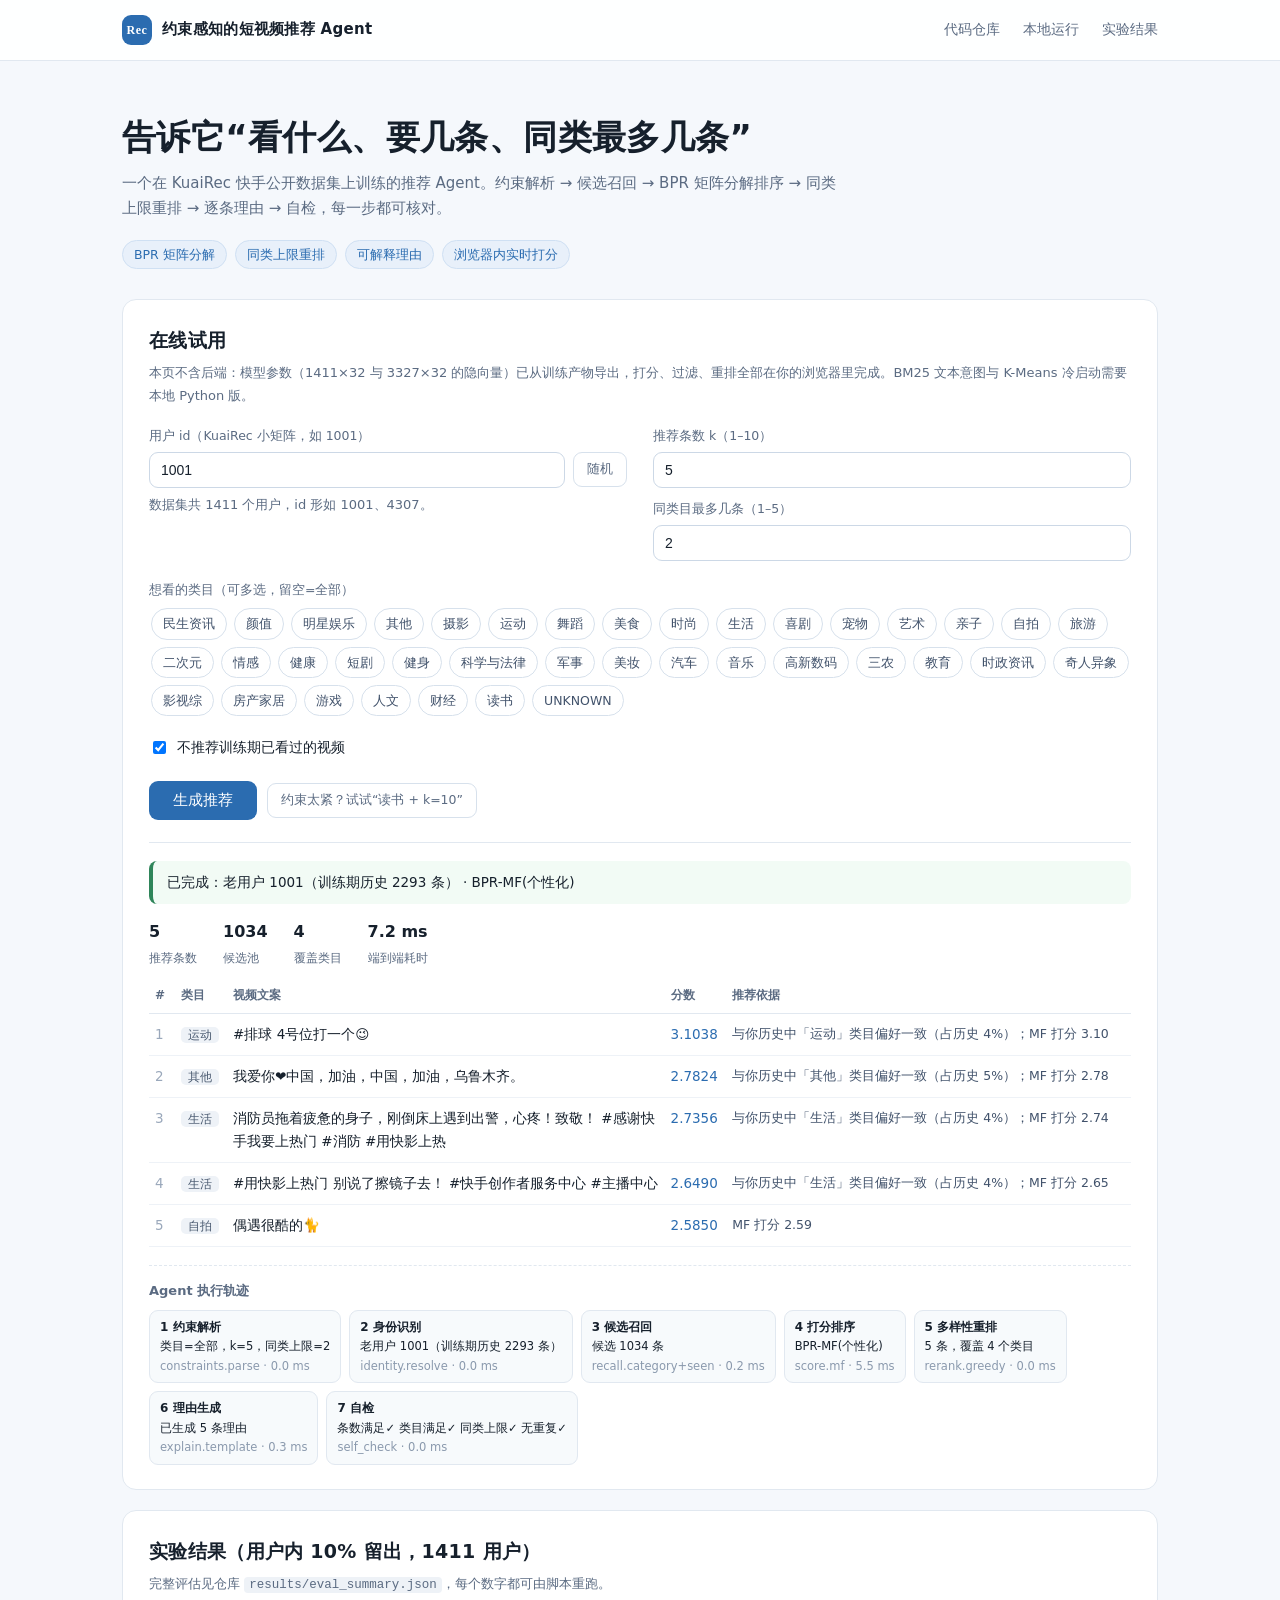
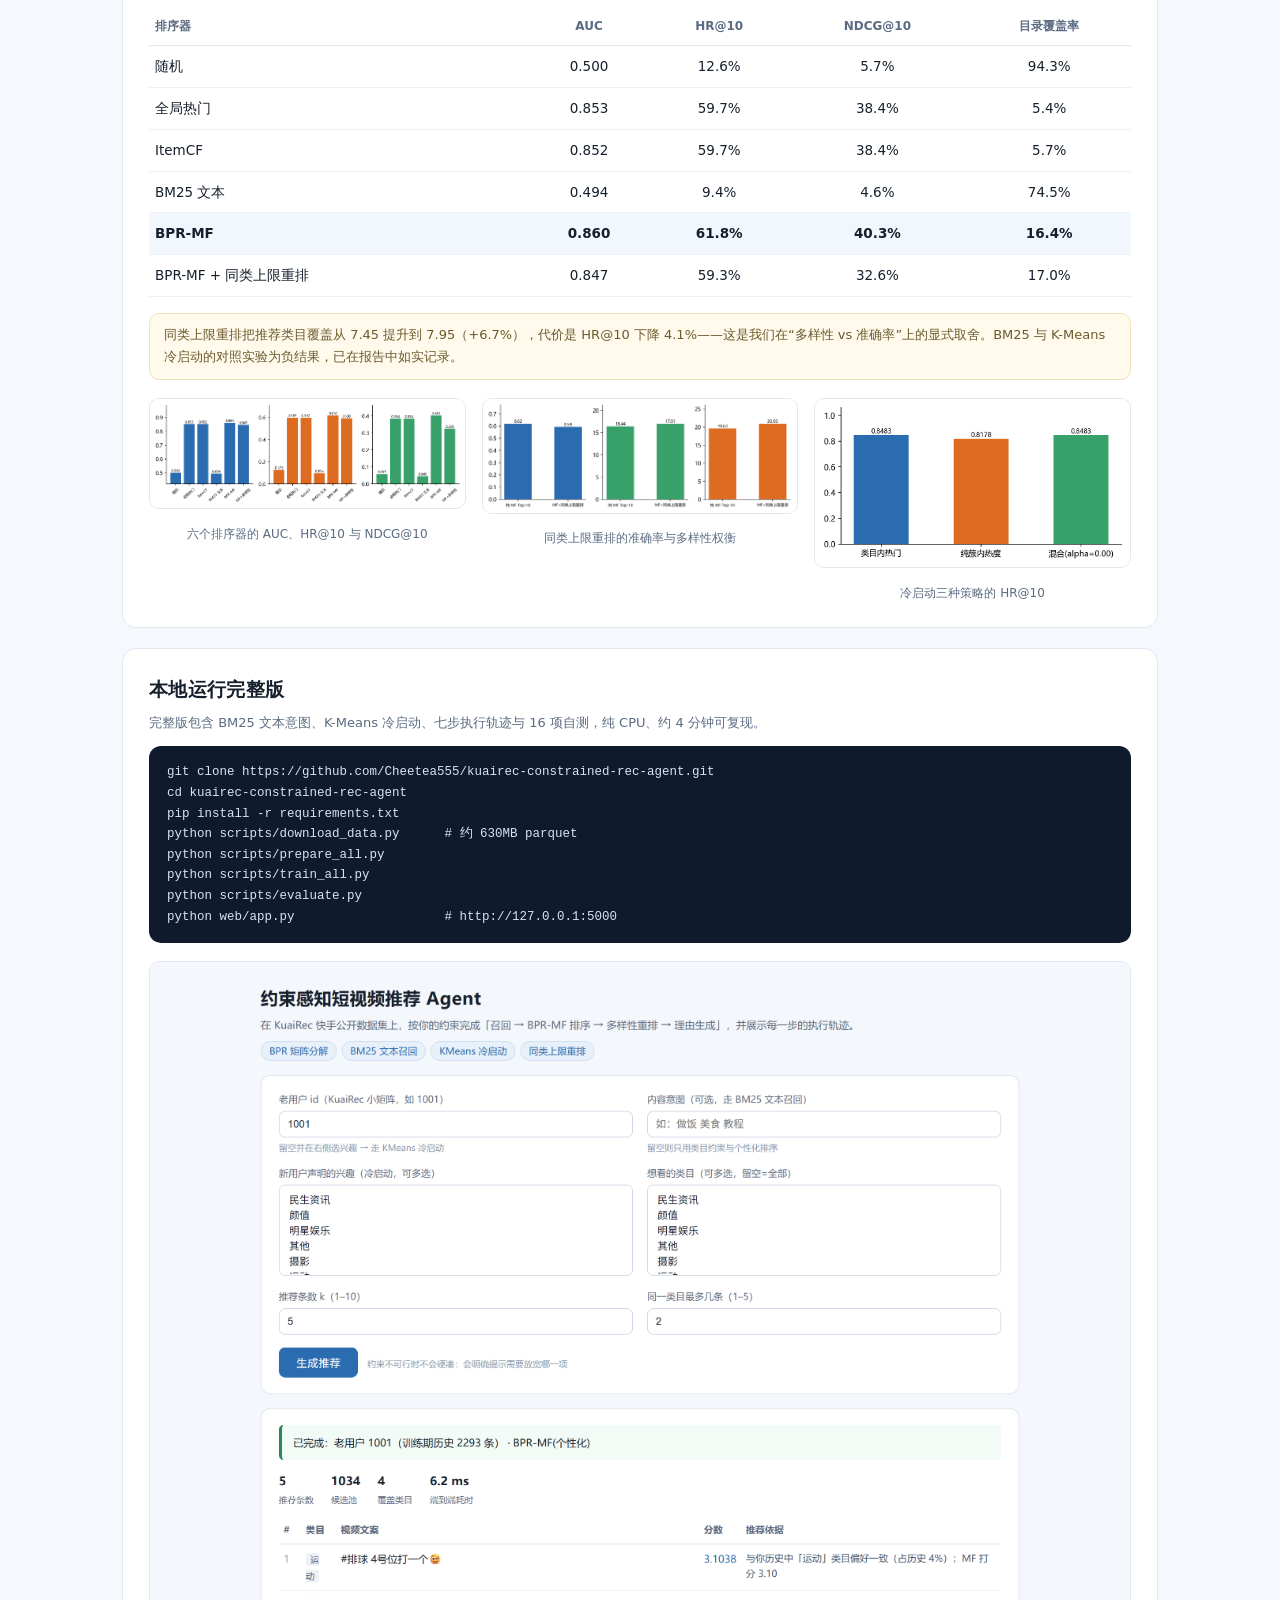
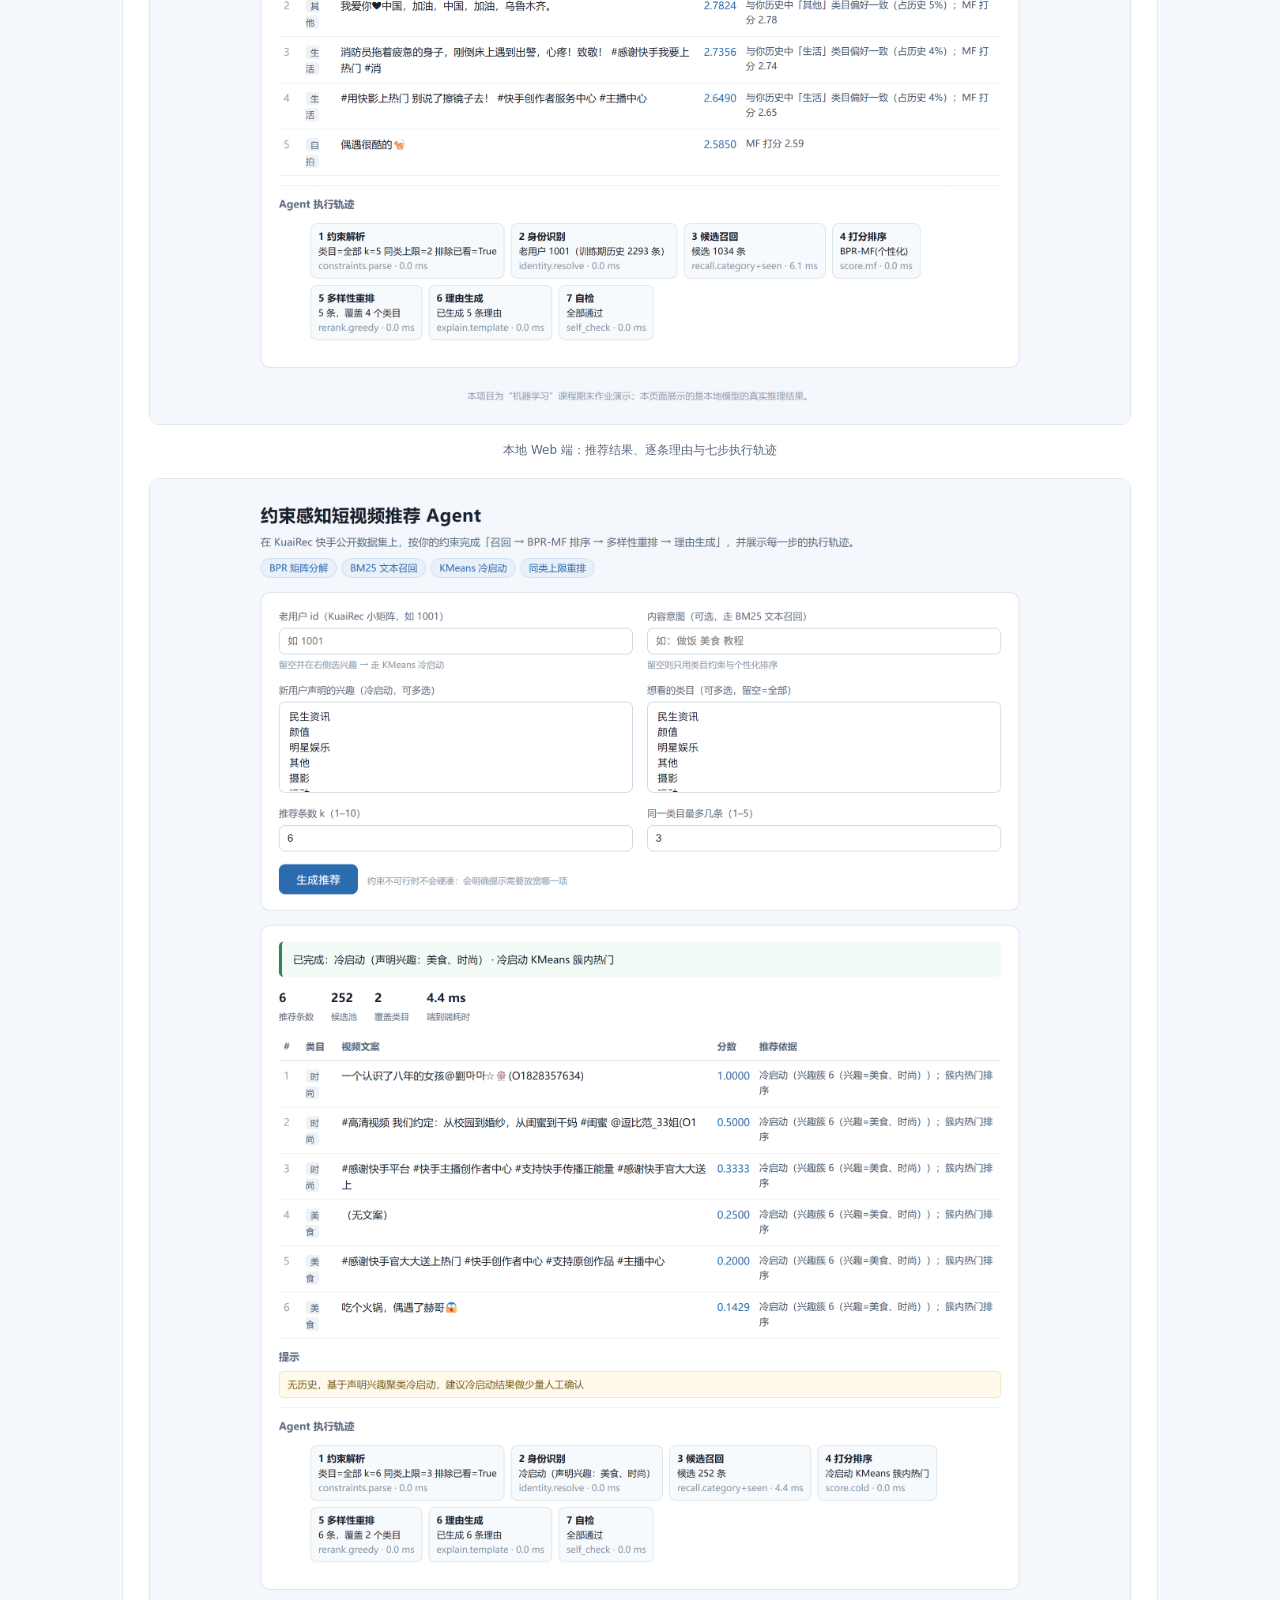
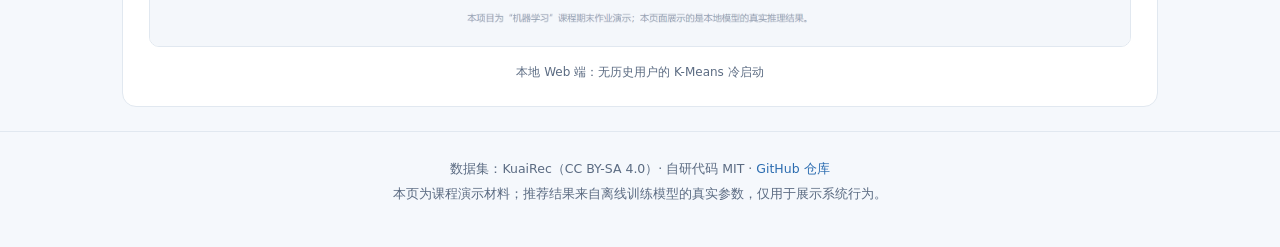
<file: docs/index.html>
<!doctype html>
<html lang="zh-CN">
<head>
<meta charset="utf-8">
<meta name="viewport" content="width=device-width, initial-scale=1">
<title>约束感知的短视频推荐 Agent · 在线演示</title>
<meta name="description" content="KuaiRec 数据集上的约束感知短视频推荐 Agent：BPR 矩阵分解排序、同类上限重排、可解释理由。纯前端实时打分演示。">
<link rel="stylesheet" href="style.css">
</head>
<body>

<header class="site">
  <div class="wrap">
    <div class="brand">
      <span class="mark">Rec</span>
      <span class="brandtxt">约束感知的短视频推荐 Agent</span>
    </div>
    <nav class="links">
      <a href="https://github.com/Cheetea555/kuairec-constrained-rec-agent" target="_blank" rel="noopener">代码仓库</a>
      <a href="#how">本地运行</a>
      <a href="#metrics">实验结果</a>
    </nav>
  </div>
</header>

<section class="hero">
  <div class="wrap">
    <h1>告诉它“看什么、要几条、同类最多几条”</h1>
    <p class="sub">一个在 KuaiRec 快手公开数据集上训练的推荐 Agent。约束解析 → 候选召回 → BPR 矩阵分解排序 → 同类上限重排 → 逐条理由 → 自检，每一步都可核对。</p>
    <div class="chips">
      <span class="chip">BPR 矩阵分解</span>
      <span class="chip">同类上限重排</span>
      <span class="chip">可解释理由</span>
      <span class="chip">浏览器内实时打分</span>
    </div>
  </div>
</section>

<main class="wrap">

  <section class="card" id="demo">
    <div class="card-head">
      <h2>在线试用</h2>
      <p class="hint">本页不含后端：模型参数（1411×32 与 3327×32 的隐向量）已从训练产物导出，打分、过滤、重排全部在你的浏览器里完成。BM25 文本意图与 K-Means 冷启动需要本地 Python 版。</p>
    </div>

    <form id="form" class="grid">
      <div class="field">
        <label for="user">用户 id（KuaiRec 小矩阵，如 1001）</label>
        <div class="row">
          <input id="user" name="user" type="number" min="0" value="1001" list="users">
          <button type="button" class="ghost" id="randomUser" title="随机换一个用户">随机</button>
        </div>
        <p class="hint">数据集共 1411 个用户，id 形如 1001、4307。</p>
      </div>

      <div class="field">
        <label>推荐条数 k（1–10）</label>
        <input id="k" type="number" min="1" max="10" value="5">
        <label for="mpc" style="margin-top:10px">同类目最多几条（1–5）</label>
        <input id="mpc" type="number" min="1" max="5" value="2">
      </div>

      <div class="field wide">
        <label>想看的类目（可多选，留空=全部）</label>
        <div class="cats" id="cats"></div>
      </div>

      <div class="field wide">
        <label class="inline"><input id="exclude" type="checkbox" checked> 不推荐训练期已看过的视频</label>
        <div class="actions">
          <button type="submit" class="primary">生成推荐</button>
          <button type="button" class="ghost" id="surprise">约束太紧？试试“读书 + k=10”</button>
        </div>
      </div>
    </form>

    <div id="result" class="result" hidden></div>
  </section>

  <section class="card" id="metrics">
    <div class="card-head">
      <h2>实验结果（用户内 10% 留出，1411 用户）</h2>
      <p class="hint">完整评估见仓库 <code>results/eval_summary.json</code>，每个数字都可由脚本重跑。</p>
    </div>
    <div class="tablewrap">
      <table>
        <thead><tr><th>排序器</th><th>AUC</th><th>HR@10</th><th>NDCG@10</th><th>目录覆盖率</th></tr></thead>
        <tbody>
          <tr><td>随机</td><td>0.500</td><td>12.6%</td><td>5.7%</td><td>94.3%</td></tr>
          <tr><td>全局热门</td><td>0.853</td><td>59.7%</td><td>38.4%</td><td>5.4%</td></tr>
          <tr><td>ItemCF</td><td>0.852</td><td>59.7%</td><td>38.4%</td><td>5.7%</td></tr>
          <tr><td>BM25 文本</td><td>0.494</td><td>9.4%</td><td>4.6%</td><td>74.5%</td></tr>
          <tr class="hl"><td>BPR-MF</td><td>0.860</td><td>61.8%</td><td>40.3%</td><td>16.4%</td></tr>
          <tr><td>BPR-MF + 同类上限重排</td><td>0.847</td><td>59.3%</td><td>32.6%</td><td>17.0%</td></tr>
        </tbody>
      </table>
    </div>
    <p class="note">同类上限重排把推荐类目覆盖从 7.45 提升到 7.95（+6.7%），代价是 HR@10 下降 4.1%——这是我们在“多样性 vs 准确率”上的显式取舍。BM25 与 K-Means 冷启动的对照实验为负结果，已在报告中如实记录。</p>

    <div class="figs">
      <figure><img src="assets/img/fig_models.png" alt="六个排序器的 AUC、HR@10 与 NDCG@10"><figcaption>六个排序器的 AUC、HR@10 与 NDCG@10</figcaption></figure>
      <figure><img src="assets/img/fig_ablation.png" alt="同类上限重排的消融"><figcaption>同类上限重排的准确率与多样性权衡</figcaption></figure>
      <figure><img src="assets/img/fig_cold.png" alt="冷启动三种策略"><figcaption>冷启动三种策略的 HR@10</figcaption></figure>
    </div>
  </section>

  <section class="card" id="how">
    <div class="card-head"><h2>本地运行完整版</h2></div>
    <p class="hint">完整版包含 BM25 文本意图、K-Means 冷启动、七步执行轨迹与 16 项自测，纯 CPU、约 4 分钟可复现。</p>
    <pre><code>git clone https://github.com/Cheetea555/kuairec-constrained-rec-agent.git
cd kuairec-constrained-rec-agent
pip install -r requirements.txt
python scripts/download_data.py      # 约 630MB parquet
python scripts/prepare_all.py
python scripts/train_all.py
python scripts/evaluate.py
python web/app.py                    # http://127.0.0.1:5000</code></pre>
    <div class="shots">
      <figure><img src="assets/img/web_personalized.png" alt="Web 端个性化推荐结果与执行轨迹"><figcaption>本地 Web 端：推荐结果、逐条理由与七步执行轨迹</figcaption></figure>
      <figure><img src="assets/img/web_coldstart.png" alt="Web 端冷启动结果"><figcaption>本地 Web 端：无历史用户的 K-Means 冷启动</figcaption></figure>
    </div>
  </section>

</main>

<footer class="site">
  <div class="wrap">
    <p>数据集：KuaiRec（CC BY-SA 4.0）· 自研代码 MIT · <a href="https://github.com/Cheetea555/kuairec-constrained-rec-agent" target="_blank" rel="noopener">GitHub 仓库</a></p>
    <p class="hint">本页为课程演示材料；推荐结果来自离线训练模型的真实参数，仅用于展示系统行为。</p>
  </div>
</footer>

<datalist id="users"></datalist>
<script src="app.js"></script>
</body>
</html>
</file>
<file: docs/style.css>
:root {
  --ink: #16202c;
  --muted: #5b6b82;
  --line: #e1e8f0;
  --bg: #f5f8fc;
  --card: #ffffff;
  --accent: #2b6cb0;
  --accent-weak: #e8f0fa;
  --ok: #2f855a;
  --warn: #b7791f;
  --bad: #c53030;
  --radius: 14px;
}

* { box-sizing: border-box; }

html { scroll-behavior: smooth; }

body {
  margin: 0;
  background: var(--bg);
  color: var(--ink);
  font: 15px/1.7 "PingFang SC", "Microsoft YaHei", "Noto Sans SC", system-ui, sans-serif;
  -webkit-font-smoothing: antialiased;
}

.wrap { max-width: 1080px; margin: 0 auto; padding: 0 22px; }

/* ── 顶栏 ── */
header.site {
  background: rgba(255, 255, 255, .9);
  border-bottom: 1px solid var(--line);
  position: sticky;
  top: 0;
  z-index: 10;
  backdrop-filter: saturate(180%) blur(8px);
}
header.site .wrap {
  display: flex; align-items: center; justify-content: space-between;
  height: 60px;
}
.brand { display: flex; align-items: center; gap: 10px; font-weight: 600; }
.mark {
  display: inline-grid; place-items: center;
  width: 30px; height: 30px; border-radius: 9px;
  background: var(--accent); color: #fff;
  font: 700 12px/1 "Times New Roman", serif; letter-spacing: .5px;
}
.brandtxt { font-size: 15px; letter-spacing: .3px; }
.links a {
  color: var(--muted); text-decoration: none; margin-left: 18px; font-size: 13.5px;
}
.links a:hover { color: var(--accent); }

/* ── Hero ── */
.hero { padding: 54px 0 10px; }
.hero h1 {
  margin: 0 0 10px;
  font-size: clamp(24px, 3.6vw, 34px);
  line-height: 1.35;
  letter-spacing: .4px;
}
.hero .sub {
  margin: 0; color: var(--muted); max-width: 720px; font-size: 15px;
}
.chips { display: flex; gap: 8px; flex-wrap: wrap; margin-top: 18px; }
.chip {
  font-size: 12.5px; color: var(--accent);
  background: var(--accent-weak);
  border: 1px solid #cfe0f3;
  border-radius: 999px; padding: 3px 11px;
}

/* ── 卡片 ── */
.card {
  background: var(--card);
  border: 1px solid var(--line);
  border-radius: var(--radius);
  padding: 24px 26px;
  margin: 20px 0;
}
.card-head h2 { margin: 0 0 6px; font-size: 19px; letter-spacing: .3px; }
.hint { color: var(--muted); font-size: 13px; margin: 6px 0 0; }
.note { color: #6b5a2e; background: #fffaeb; border: 1px solid #f0e2ba;
        border-radius: 10px; padding: 10px 14px; font-size: 13px; margin: 16px 0 4px; }

/* ── 表单 ── */
.grid { display: grid; grid-template-columns: 1fr 1fr; gap: 18px 26px; margin-top: 18px; }
.field.wide { grid-column: 1 / -1; }
.field > label { display: block; font-size: 12.5px; color: var(--muted); margin-bottom: 6px; }
.row { display: flex; gap: 8px; align-items: center; }
.row .ghost { flex: 0 0 auto; white-space: nowrap; }
input[type="number"], input[type="text"] {
  width: 100%; padding: 9px 11px;
  border: 1px solid #ccd8e6; border-radius: 9px;
  font-size: 14px; color: var(--ink); background: #fff;
}
input:focus { outline: 2px solid #bcd4ee; border-color: var(--accent); }
label.inline { display: inline-flex; align-items: center; gap: 8px; font-size: 13.5px; color: var(--ink); }

.cats { display: flex; flex-wrap: wrap; gap: 7px; max-height: 132px; overflow: auto; padding: 2px; }
.cat { position: relative; }
.cat input { position: absolute; opacity: 0; pointer-events: none; }
.cat span {
  display: inline-block; padding: 4px 11px; font-size: 12.5px;
  border: 1px solid #d7e1ec; border-radius: 999px;
  color: #41526b; background: #fff; cursor: pointer; user-select: none;
}
.cat input:checked + span { background: var(--accent-weak); border-color: var(--accent); color: var(--accent); font-weight: 600; }

.actions { display: flex; gap: 10px; flex-wrap: wrap; margin-top: 16px; align-items: center; }
button { font-family: inherit; cursor: pointer; }
.primary {
  background: var(--accent); color: #fff; border: 0;
  border-radius: 9px; padding: 10px 24px; font-size: 14.5px;
}
.primary:hover { background: #245a94; }
.ghost {
  background: #fff; color: var(--muted); border: 1px solid #d7e1ec;
  border-radius: 9px; padding: 8px 13px; font-size: 12.5px;
}
.ghost:hover { border-color: var(--accent); color: var(--accent); }

/* ── 结果 ── */
.result { margin-top: 22px; border-top: 1px solid var(--line); padding-top: 18px; }
.status { border-left: 4px solid var(--ok); background: #f2fbf5; border-radius: 8px; padding: 10px 14px; font-size: 13.5px; }
.status.relax { border-color: var(--warn); background: #fffaeb; }
.status.err { border-color: var(--bad); background: #fff5f5; }
.stats { display: flex; gap: 26px; flex-wrap: wrap; margin: 14px 0 6px; }
.stat b { display: block; font-size: 16px; font-variant-numeric: tabular-nums; }
.stat span { font-size: 11.5px; color: var(--muted); }
.stat b.warn { color: var(--warn); }

table { width: 100%; border-collapse: collapse; }
th { text-align: left; font-size: 12px; color: var(--muted); font-weight: 600;
     border-bottom: 1px solid var(--line); padding: 8px 6px; }
td { border-bottom: 1px solid #eef2f7; padding: 9px 6px; font-size: 13.5px; vertical-align: top; }
td.rank { color: #9aa8bb; width: 26px; }
td.cap { max-width: 420px; }
.badge { font-size: 11.5px; background: #eef2f7; border-radius: 5px; padding: 1px 7px; color: #4a5a70; white-space: nowrap; }
.score { color: var(--accent); font-variant-numeric: tabular-nums; white-space: nowrap; }
.reason { color: #41526b; font-size: 12.5px; }

.trace { margin-top: 18px; border-top: 1px dashed var(--line); padding-top: 14px; }
.trace h3 { margin: 0 0 8px; font-size: 13px; color: var(--muted); font-weight: 600; }
.steps { display: flex; flex-wrap: wrap; gap: 8px; padding: 0; margin: 0; list-style: none; }
.steps li { font-size: 11.5px; background: #f7fafc; border: 1px solid var(--line); border-radius: 9px; padding: 6px 10px; }
.steps li b { display: block; font-size: 12px; }
.steps li em { font-style: normal; color: #8a99ad; }

/* ── 表格/图 ── */
.tablewrap { overflow-x: auto; margin-top: 12px; }
#metrics table th, #metrics table td { text-align: center; }
#metrics table th:first-child, #metrics table td:first-child { text-align: left; }
tr.hl td { background: #f2f7fd; font-weight: 600; }
.figs { display: grid; grid-template-columns: repeat(auto-fit, minmax(280px, 1fr)); gap: 16px; margin-top: 18px; }
.figs figure, .shots figure { margin: 0; }
.figs img, .shots img { width: 100%; border: 1px solid var(--line); border-radius: 10px; background: #fff; }
figcaption { font-size: 12px; color: var(--muted); text-align: center; margin-top: 6px; }
.shots { display: grid; grid-template-columns: 1fr; gap: 18px; margin-top: 18px; }

pre { background: #0f1b2d; color: #d7e3f4; border-radius: 12px; padding: 16px 18px;
      overflow: auto; font-size: 12.5px; line-height: 1.65; }
code { font-family: Consolas, "SFMono-Regular", Menlo, monospace; }
p code { background: #eef2f7; border-radius: 4px; padding: 1px 5px; font-size: 12.5px; }

footer.site { border-top: 1px solid var(--line); margin-top: 24px; padding: 22px 0 40px; }
footer.site p { margin: 4px 0; font-size: 12.5px; color: var(--muted); text-align: center; }
footer.site a { color: var(--accent); text-decoration: none; }

@media (max-width: 760px) {
  .grid { grid-template-columns: 1fr; }
  .links a { margin-left: 12px; }
  .card { padding: 18px 16px; }
  td.cap { max-width: 220px; }
}
</file>
